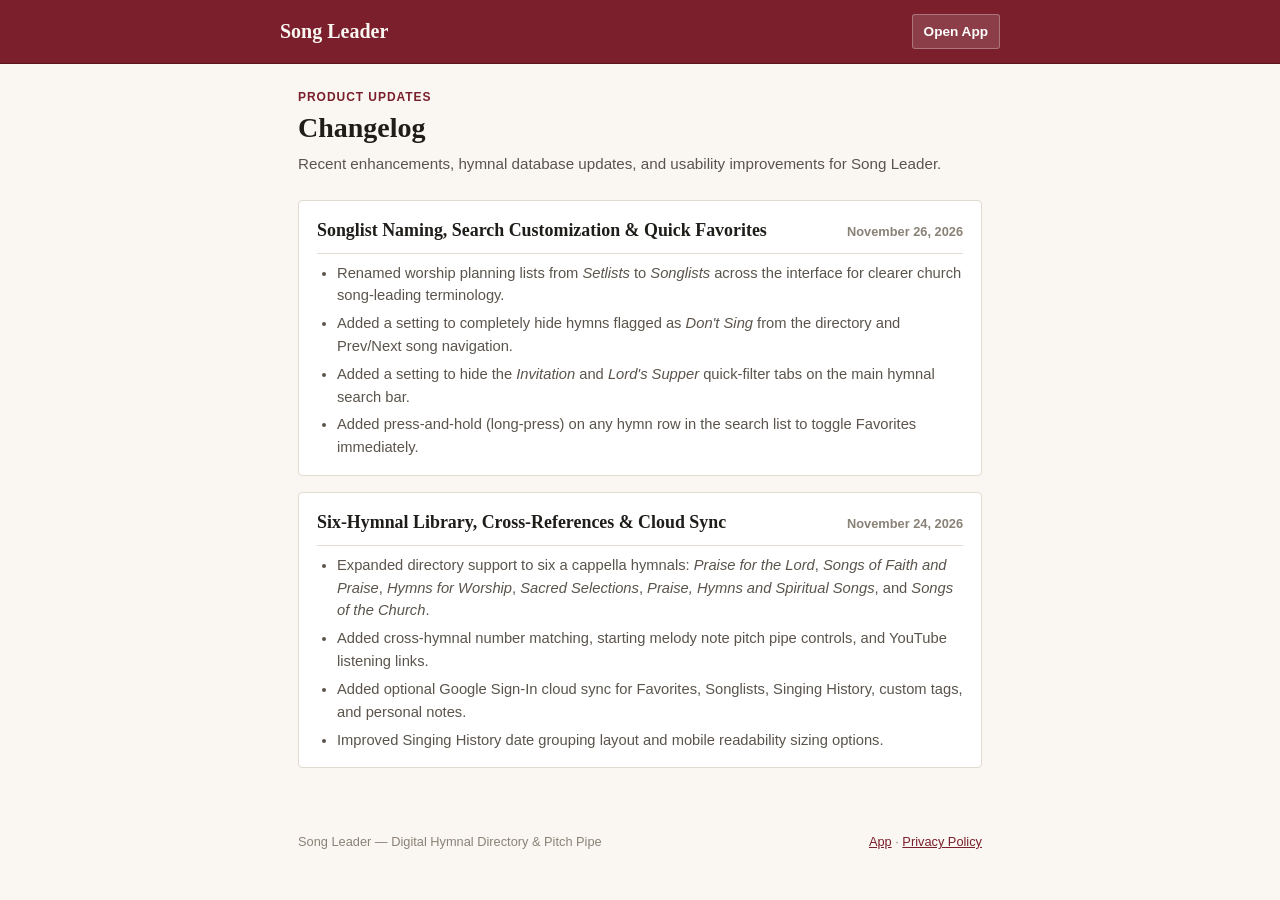
<file: changelog.html>
<!DOCTYPE html>
<html lang="en">
<head>
  <meta charset="UTF-8" />
  <meta name="viewport" content="width=device-width, initial-scale=1.0" />
  <title>Changelog &amp; Updates — Song Leader</title>
  <meta name="description" content="Release history, new features, and improvements for the Song Leader digital hymnal directory, pitch pipe, and worship planning web app." />
  <link rel="canonical" href="https://songleaderapp.com/changelog.html" />
  <style>
    :root {
      --bg-paper: #FAF7F2;
      --bg-surface: #FFFFFF;
      --bg-subtle: #F3EEE6;
      --ink-primary: #1F1D1A;
      --ink-secondary: #5A544C;
      --ink-muted: #8A8277;
      --border-hairline: #E2DBD0;
      --border-strong: #CFC6B8;
      --accent: #7A1F2B;
      --accent-dark: #5C151F;
      --accent-tint: #F7ECEE;
      --font-serif: Georgia, "Palatino Linotype", "Book Antiqua", serif;
      --font-sans: -apple-system, BlinkMacSystemFont, "Segoe UI", Roboto, Helvetica, Arial, sans-serif;
    }
    * { box-sizing: border-box; }
    body {
      margin: 0;
      background: var(--bg-paper);
      color: var(--ink-primary);
      font-family: var(--font-sans);
      line-height: 1.55;
    }
    header {
      background: var(--accent);
      color: #FAF7F2;
      border-bottom: 1px solid var(--accent-dark);
      padding: 14px 18px;
    }
    .header-inner {
      max-width: 720px;
      margin: 0 auto;
      display: flex;
      align-items: center;
      justify-content: space-between;
      gap: 12px;
    }
    .brand-link {
      color: #FAF7F2;
      text-decoration: none;
      font-family: var(--font-serif);
      font-size: 1.25rem;
      font-weight: 700;
    }
    .back-app {
      color: #FFFFFF;
      text-decoration: none;
      font-size: 0.85rem;
      font-weight: 600;
      padding: 6px 11px;
      background: rgba(255, 255, 255, 0.14);
      border: 1px solid rgba(255, 255, 255, 0.28);
      border-radius: 3px;
    }
    main {
      max-width: 720px;
      margin: 0 auto;
      padding: 24px 18px 48px;
    }
    .kicker {
      margin: 0 0 4px;
      font-size: 0.75rem;
      font-weight: 700;
      text-transform: uppercase;
      letter-spacing: 0.08em;
      color: var(--accent);
    }
    h1 {
      margin: 0 0 8px;
      font-family: var(--font-serif);
      font-size: 1.75rem;
      line-height: 1.2;
    }
    .intro {
      margin: 0 0 24px;
      color: var(--ink-secondary);
      font-size: 0.95rem;
    }
    .release {
      background: var(--bg-surface);
      border: 1px solid var(--border-hairline);
      border-radius: 4px;
      padding: 16px 18px;
      margin-bottom: 16px;
    }
    .release-head {
      display: flex;
      flex-wrap: wrap;
      align-items: baseline;
      justify-content: space-between;
      gap: 8px;
      margin-bottom: 8px;
      padding-bottom: 8px;
      border-bottom: 1px solid var(--border-hairline);
    }
    .release-title {
      margin: 0;
      font-family: var(--font-serif);
      font-size: 1.12rem;
    }
    time {
      font-size: 0.8rem;
      font-weight: 600;
      color: var(--ink-muted);
      font-variant-numeric: tabular-nums;
    }
    ul {
      margin: 0;
      padding-left: 20px;
      color: var(--ink-secondary);
      font-size: 0.92rem;
    }
    li { margin-bottom: 5px; }
    li:last-child { margin-bottom: 0; }
    footer {
      max-width: 720px;
      margin: 0 auto;
      padding: 0 18px 28px;
      font-size: 0.8rem;
      color: var(--ink-muted);
      display: flex;
      justify-content: space-between;
      flex-wrap: wrap;
      gap: 10px;
    }
    footer a {
      color: var(--accent);
      text-decoration: underline;
    }
  </style>
</head>
<body>
  <header>
    <div class="header-inner">
      <a href="/" class="brand-link">Song Leader</a>
      <a href="/" class="back-app">Open App</a>
    </div>
  </header>

  <main>
    <p class="kicker">Product Updates</p>
    <h1>Changelog</h1>
    <p class="intro">Recent enhancements, hymnal database updates, and usability improvements for Song Leader.</p>

    <article class="release">
      <div class="release-head">
        <h2 class="release-title">Songlist Naming, Search Customization &amp; Quick Favorites</h2>
        <time datetime="2026-11-26">November 26, 2026</time>
      </div>
      <ul>
        <li>Renamed worship planning lists from <em>Setlists</em> to <em>Songlists</em> across the interface for clearer church song-leading terminology.</li>
        <li>Added a setting to completely hide hymns flagged as <em>Don't Sing</em> from the directory and Prev/Next song navigation.</li>
        <li>Added a setting to hide the <em>Invitation</em> and <em>Lord's Supper</em> quick-filter tabs on the main hymnal search bar.</li>
        <li>Added press-and-hold (long-press) on any hymn row in the search list to toggle Favorites immediately.</li>
      </ul>
    </article>

    <article class="release">
      <div class="release-head">
        <h2 class="release-title">Six-Hymnal Library, Cross-References &amp; Cloud Sync</h2>
        <time datetime="2026-11-24">November 24, 2026</time>
      </div>
      <ul>
        <li>Expanded directory support to six a cappella hymnals: <em>Praise for the Lord</em>, <em>Songs of Faith and Praise</em>, <em>Hymns for Worship</em>, <em>Sacred Selections</em>, <em>Praise, Hymns and Spiritual Songs</em>, and <em>Songs of the Church</em>.</li>
        <li>Added cross-hymnal number matching, starting melody note pitch pipe controls, and YouTube listening links.</li>
        <li>Added optional Google Sign-In cloud sync for Favorites, Songlists, Singing History, custom tags, and personal notes.</li>
        <li>Improved Singing History date grouping layout and mobile readability sizing options.</li>
      </ul>
    </article>
  </main>

  <footer>
    <span>Song Leader — Digital Hymnal Directory &amp; Pitch Pipe</span>
    <span><a href="/">App</a> &middot; <a href="/privacy.html">Privacy Policy</a></span>
  </footer>
</body>
</html>
</file>
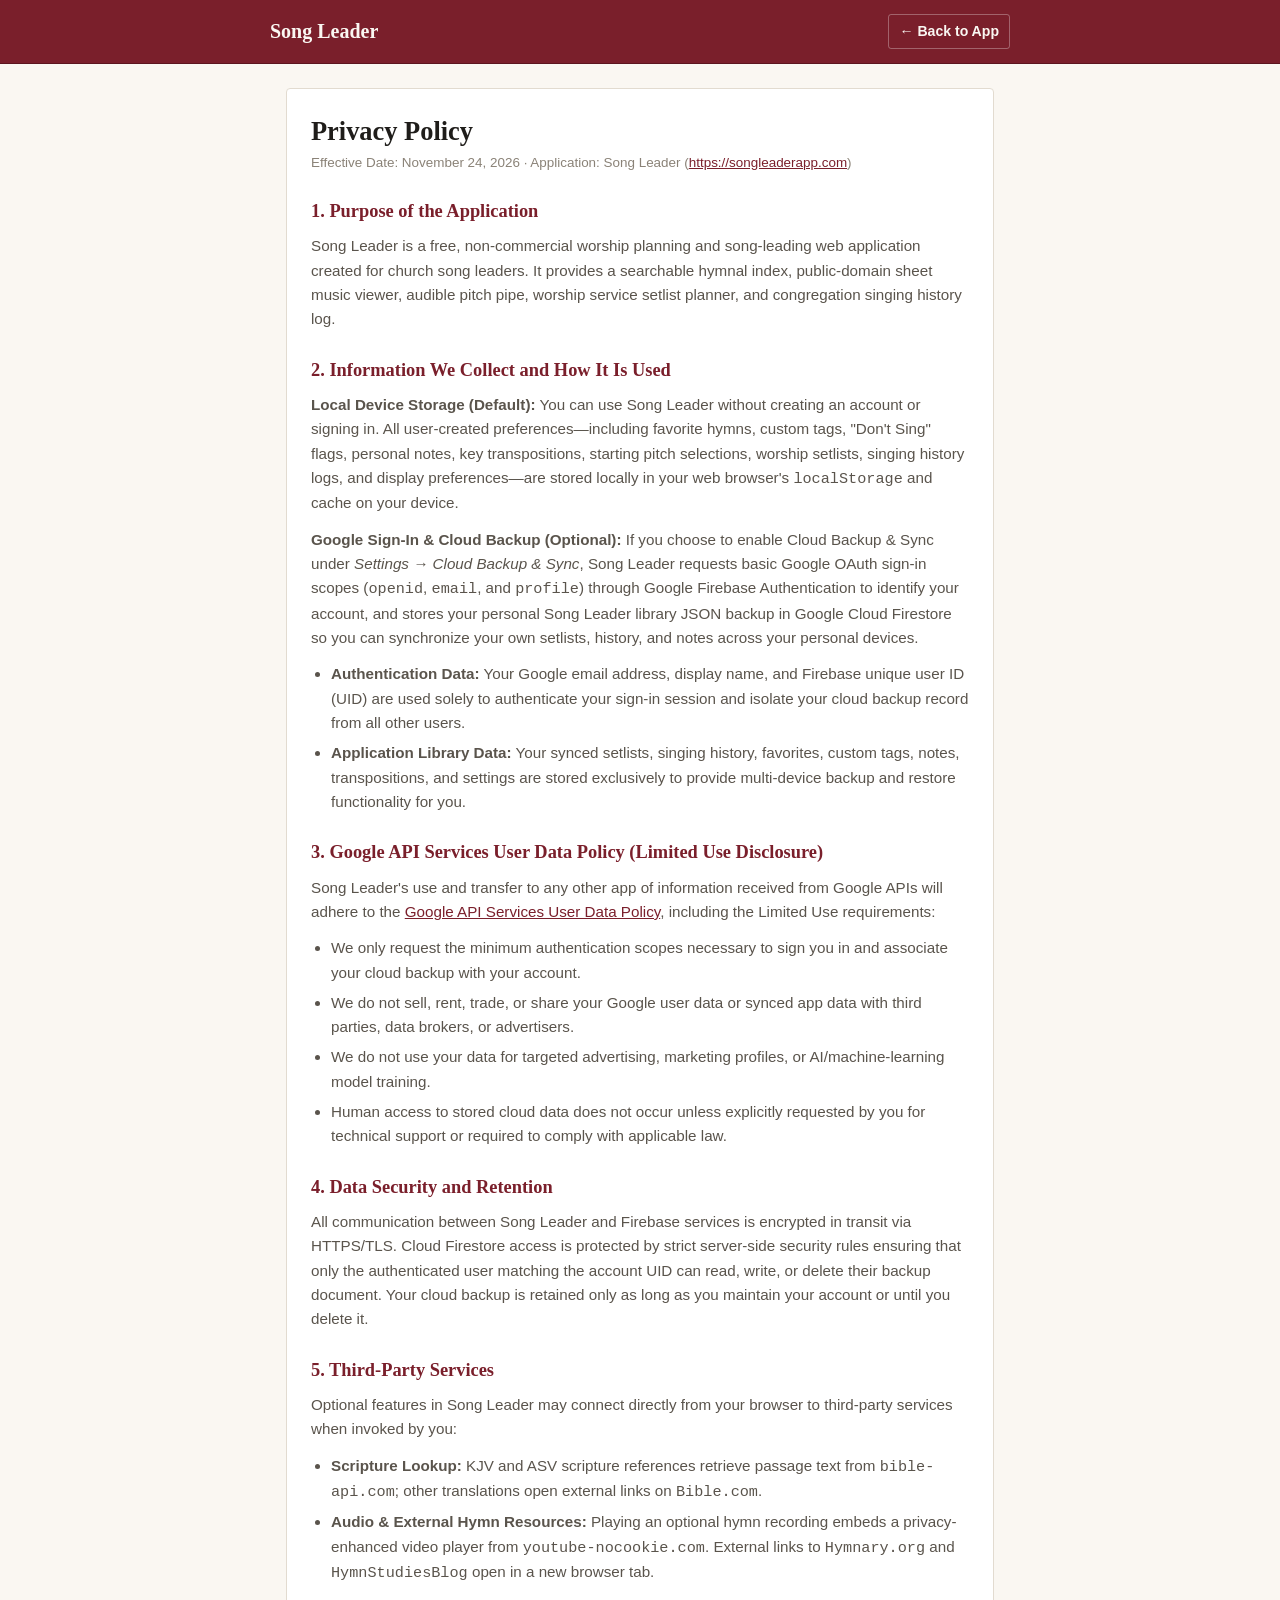
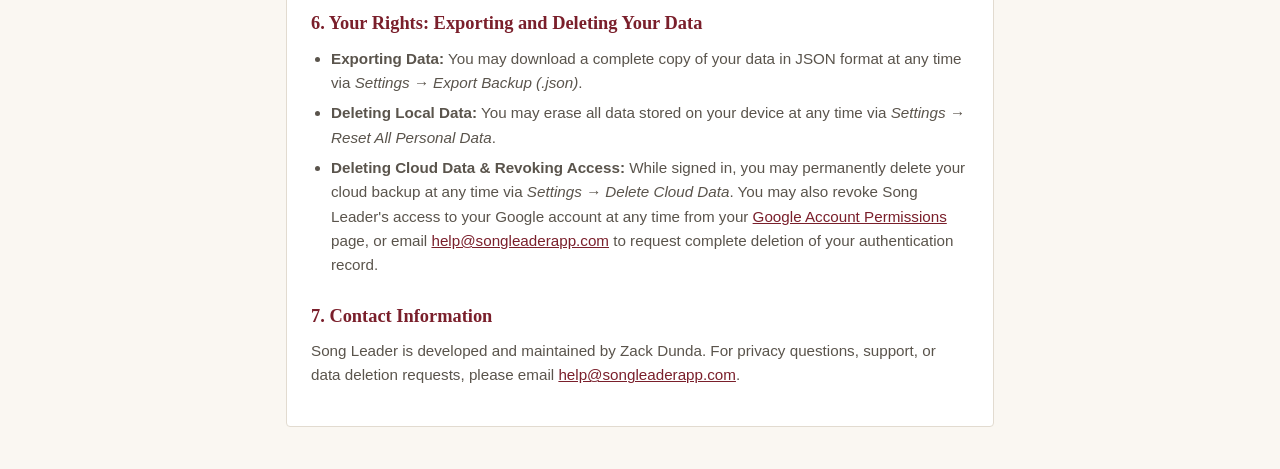
<file: privacy.html>
<!DOCTYPE html>
<html lang="en">
<head>
  <meta charset="UTF-8" />
  <meta name="viewport" content="width=device-width, initial-scale=1.0, viewport-fit=cover" />
  <meta name="theme-color" content="#7A1F2B" />
  <title>Privacy Policy — Song Leader</title>
  <meta name="description" content="Privacy Policy and Google API User Data Policy disclosure for Song Leader (songleaderapp.com)." />
  <link rel="canonical" href="https://songleaderapp.com/privacy.html" />
  <style>
    :root {
      --bg-paper: #FAF7F2;
      --bg-surface: #FFFFFF;
      --ink-primary: #1F1D1A;
      --ink-secondary: #5A544C;
      --ink-muted: #8A8277;
      --border-hairline: #E2DBD0;
      --accent: #7A1F2B;
      --accent-dark: #5C151F;
      --font-serif: Georgia, "Palatino Linotype", "Book Antiqua", serif;
      --font-sans: -apple-system, BlinkMacSystemFont, "Segoe UI", Roboto, Helvetica, Arial, sans-serif;
    }
    @media (prefers-color-scheme: dark) {
      :root {
        --bg-paper: #161413;
        --bg-surface: #1F1C1A;
        --ink-primary: #EFECE6;
        --ink-secondary: #B9B1A5;
        --ink-muted: #8E867B;
        --border-hairline: #342F2B;
        --accent: #A93848;
      }
    }
    *, *::before, *::after { box-sizing: border-box; }
    body {
      margin: 0;
      padding: 0;
      background: var(--bg-paper);
      color: var(--ink-primary);
      font-family: var(--font-sans);
      font-size: 16px;
      line-height: 1.6;
    }
    .policy-header {
      background: #7A1F2B;
      color: #FAF7F2;
      border-bottom: 1px solid var(--accent-dark);
      padding: 14px 18px;
    }
    .policy-header-inner {
      max-width: 740px;
      margin: 0 auto;
      display: flex;
      align-items: center;
      justify-content: space-between;
      gap: 12px;
    }
    .policy-brand {
      font-family: var(--font-serif);
      font-size: 1.25rem;
      font-weight: 700;
      color: #FAF7F2;
      text-decoration: none;
    }
    .back-app-link {
      color: #FAF7F2;
      text-decoration: none;
      font-size: 0.88rem;
      font-weight: 600;
      padding: 5px 10px;
      border: 1px solid rgba(255, 255, 255, 0.3);
      border-radius: 3px;
    }
    .policy-main {
      max-width: 740px;
      margin: 24px auto 48px;
      padding: 0 16px;
    }
    .policy-card {
      background: var(--bg-surface);
      border: 1px solid var(--border-hairline);
      border-radius: 4px;
      padding: 26px 24px;
    }
    h1 {
      margin: 0 0 4px;
      font-family: var(--font-serif);
      font-size: 1.65rem;
      line-height: 1.25;
    }
    .effective-date {
      margin: 0 0 20px;
      font-size: 0.84rem;
      color: var(--ink-muted);
    }
    h2 {
      margin: 24px 0 8px;
      font-family: var(--font-serif);
      font-size: 1.15rem;
      color: var(--accent);
    }
    p, li {
      color: var(--ink-secondary);
      font-size: 0.95rem;
    }
    p { margin: 0 0 12px; }
    ul { margin: 0 0 14px; padding-left: 20px; }
    li { margin-bottom: 6px; }
    a { color: var(--accent); }
  </style>
</head>
<body>
  <header class="policy-header">
    <div class="policy-header-inner">
      <a href="./" class="policy-brand">Song Leader</a>
      <a href="./" class="back-app-link">&larr; Back to App</a>
    </div>
  </header>

  <main class="policy-main">
    <article class="policy-card">
      <h1>Privacy Policy</h1>
      <p class="effective-date">Effective Date: November 24, 2026 &middot; Application: Song Leader (<a href="https://songleaderapp.com">https://songleaderapp.com</a>)</p>

      <h2>1. Purpose of the Application</h2>
      <p>
        Song Leader is a free, non-commercial worship planning and song-leading web application created for church song leaders. It provides a searchable hymnal index, public-domain sheet music viewer, audible pitch pipe, worship service setlist planner, and congregation singing history log.
      </p>

      <h2>2. Information We Collect and How It Is Used</h2>
      <p>
        <strong>Local Device Storage (Default):</strong> You can use Song Leader without creating an account or signing in. All user-created preferences—including favorite hymns, custom tags, "Don't Sing" flags, personal notes, key transpositions, starting pitch selections, worship setlists, singing history logs, and display preferences—are stored locally in your web browser's <code>localStorage</code> and cache on your device.
      </p>
      <p>
        <strong>Google Sign-In &amp; Cloud Backup (Optional):</strong> If you choose to enable Cloud Backup &amp; Sync under <em>Settings &rarr; Cloud Backup &amp; Sync</em>, Song Leader requests basic Google OAuth sign-in scopes (<code>openid</code>, <code>email</code>, and <code>profile</code>) through Google Firebase Authentication to identify your account, and stores your personal Song Leader library JSON backup in Google Cloud Firestore so you can synchronize your own setlists, history, and notes across your personal devices.
      </p>
      <ul>
        <li><strong>Authentication Data:</strong> Your Google email address, display name, and Firebase unique user ID (UID) are used solely to authenticate your sign-in session and isolate your cloud backup record from all other users.</li>
        <li><strong>Application Library Data:</strong> Your synced setlists, singing history, favorites, custom tags, notes, transpositions, and settings are stored exclusively to provide multi-device backup and restore functionality for you.</li>
      </ul>

      <h2>3. Google API Services User Data Policy (Limited Use Disclosure)</h2>
      <p>
        Song Leader's use and transfer to any other app of information received from Google APIs will adhere to the <a href="https://developers.google.com/terms/api-services-user-data-policy" target="_blank" rel="noopener noreferrer">Google API Services User Data Policy</a>, including the Limited Use requirements:
      </p>
      <ul>
        <li>We only request the minimum authentication scopes necessary to sign you in and associate your cloud backup with your account.</li>
        <li>We do not sell, rent, trade, or share your Google user data or synced app data with third parties, data brokers, or advertisers.</li>
        <li>We do not use your data for targeted advertising, marketing profiles, or AI/machine-learning model training.</li>
        <li>Human access to stored cloud data does not occur unless explicitly requested by you for technical support or required to comply with applicable law.</li>
      </ul>

      <h2>4. Data Security and Retention</h2>
      <p>
        All communication between Song Leader and Firebase services is encrypted in transit via HTTPS/TLS. Cloud Firestore access is protected by strict server-side security rules ensuring that only the authenticated user matching the account UID can read, write, or delete their backup document. Your cloud backup is retained only as long as you maintain your account or until you delete it.
      </p>

      <h2>5. Third-Party Services</h2>
      <p>
        Optional features in Song Leader may connect directly from your browser to third-party services when invoked by you:
      </p>
      <ul>
        <li><strong>Scripture Lookup:</strong> KJV and ASV scripture references retrieve passage text from <code>bible-api.com</code>; other translations open external links on <code>Bible.com</code>.</li>
        <li><strong>Audio &amp; External Hymn Resources:</strong> Playing an optional hymn recording embeds a privacy-enhanced video player from <code>youtube-nocookie.com</code>. External links to <code>Hymnary.org</code> and <code>HymnStudiesBlog</code> open in a new browser tab.</li>
      </ul>

      <h2>6. Your Rights: Exporting and Deleting Your Data</h2>
      <ul>
        <li><strong>Exporting Data:</strong> You may download a complete copy of your data in JSON format at any time via <em>Settings &rarr; Export Backup (.json)</em>.</li>
        <li><strong>Deleting Local Data:</strong> You may erase all data stored on your device at any time via <em>Settings &rarr; Reset All Personal Data</em>.</li>
        <li><strong>Deleting Cloud Data &amp; Revoking Access:</strong> While signed in, you may permanently delete your cloud backup at any time via <em>Settings &rarr; Delete Cloud Data</em>. You may also revoke Song Leader's access to your Google account at any time from your <a href="https://myaccount.google.com/permissions" target="_blank" rel="noopener noreferrer">Google Account Permissions</a> page, or email <a href="mailto:help@songleaderapp.com">help@songleaderapp.com</a> to request complete deletion of your authentication record.</li>
      </ul>

      <h2>7. Contact Information</h2>
      <p>
        Song Leader is developed and maintained by Zack Dunda. For privacy questions, support, or data deletion requests, please email <a href="mailto:help@songleaderapp.com">help@songleaderapp.com</a>.
      </p>
    </article>
  </main>
</body>
</html>
</file>
